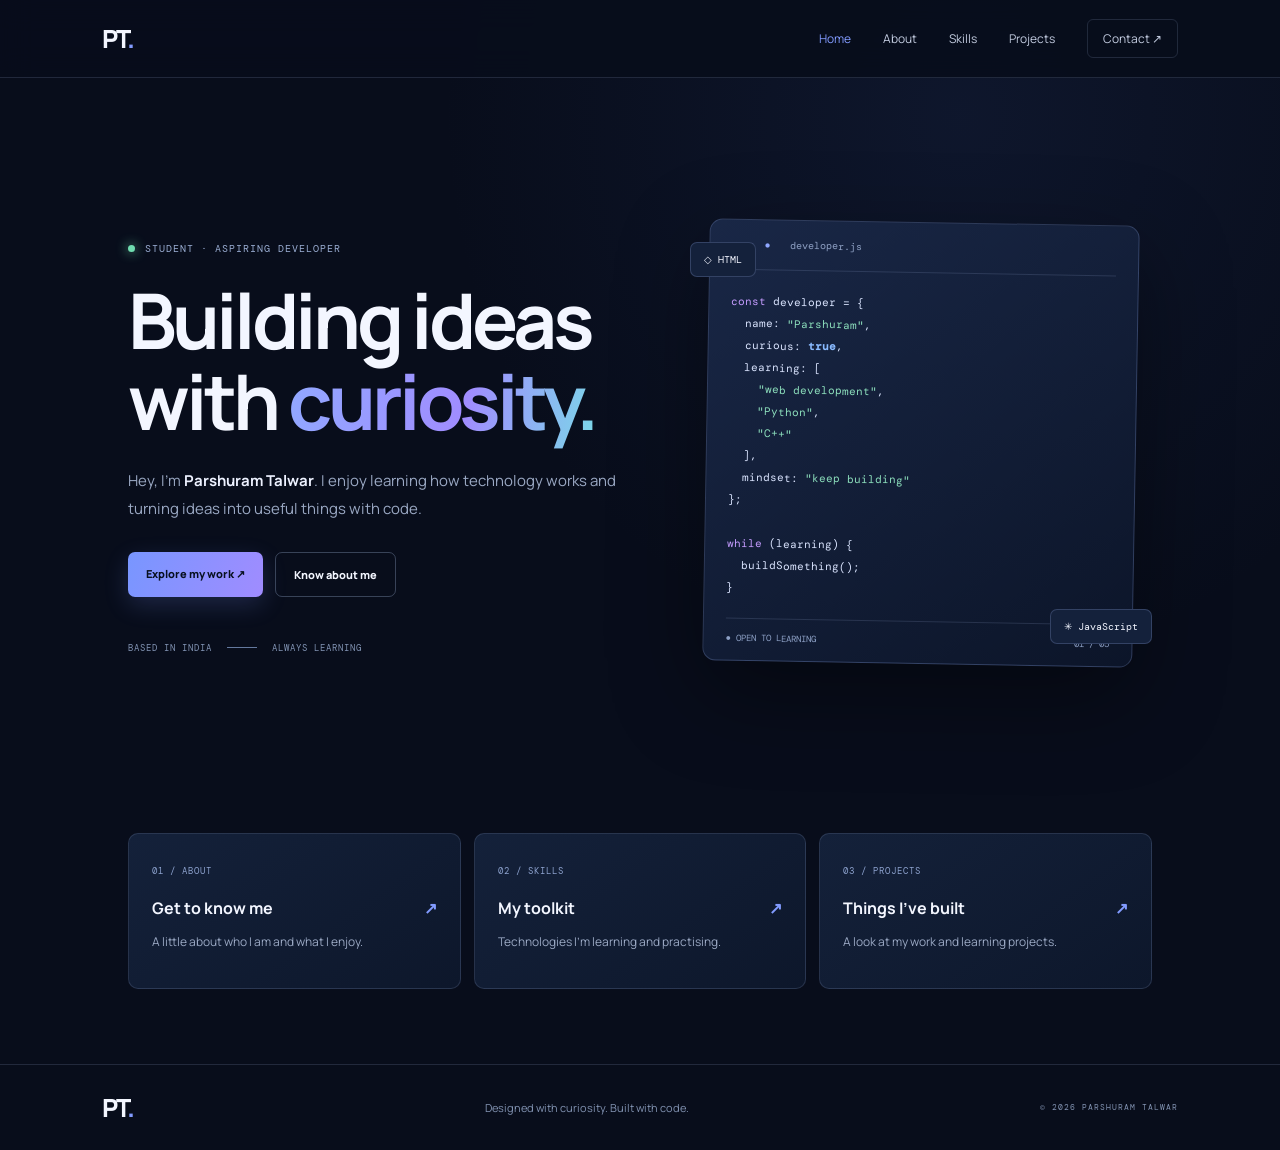
<file: index.html>
<!doctype html><html lang="en"><head><meta charset="utf-8"><meta name="viewport" content="width=device-width,initial-scale=1"><meta name="theme-color" content="#080d1b"><title>Parshuram Talwar | Home</title><link rel="preconnect" href="https://fonts.googleapis.com"><link href="https://fonts.googleapis.com/css2?family=DM+Mono:wght@400;500&family=Manrope:wght@400;500;600;700;800&display=swap" rel="stylesheet"><link rel="stylesheet" href="style.css"></head><body><header class="topbar"><a class="brand" href="index.html">PT<span>.</span></a><button class="menu-toggle" aria-label="Toggle navigation" aria-expanded="false">☰</button><nav class="nav"><a class="active" href="index.html">Home</a><a href="about.html">About</a><a href="skills.html">Skills</a><a href="projects.html">Projects</a><a class="nav-cta" href="contact.html">Contact ↗</a></nav></header><main class="hero page"><div class="hero-copy"><p class="eyebrow"><i></i> STUDENT · ASPIRING DEVELOPER</p><h1>Building ideas<br>with <span class="gradient">curiosity.</span></h1><p class="lead">Hey, I'm <b>Parshuram Talwar</b>. I enjoy learning how technology works and turning ideas into useful things with code.</p><div class="actions"><a class="btn primary" href="projects.html">Explore my work ↗</a><a class="btn secondary" href="about.html">Know about me</a></div><div class="meta">BASED IN INDIA <span></span> ALWAYS LEARNING</div></div><div class="visual"><div class="glow"></div><div class="code-card"><div class="code-head"><span>● ● ●</span> developer.js</div><pre><em>const</em> developer = {
  name: <b>"Parshuram"</b>,
  curious: <strong>true</strong>,
  learning: [
    <b>"web development"</b>,
    <b>"Python"</b>,
    <b>"C++"</b>
  ],
  mindset: <b>"keep building"</b>
};

<em>while</em> (learning) {
  buildSomething();
}</pre><div class="code-foot">● OPEN TO LEARNING <span>01 / 05</span></div></div><div class="chip chip-a">◇ HTML</div><div class="chip chip-b">✳ JavaScript</div></div></main><section class="quick-links"><a href="about.html"><small>01 / ABOUT</small><b>Get to know me <span>↗</span></b><p>A little about who I am and what I enjoy.</p></a><a href="skills.html"><small>02 / SKILLS</small><b>My toolkit <span>↗</span></b><p>Technologies I'm learning and practising.</p></a><a href="projects.html"><small>03 / PROJECTS</small><b>Things I've built <span>↗</span></b><p>A look at my work and learning projects.</p></a></section><footer><a class="brand" href="index.html">PT<span>.</span></a><p>Designed with curiosity. Built with code.</p><small>© <span id="year"></span> PARSHURAM TALWAR</small></footer><script src="script.js"></script></body></html>
</file>
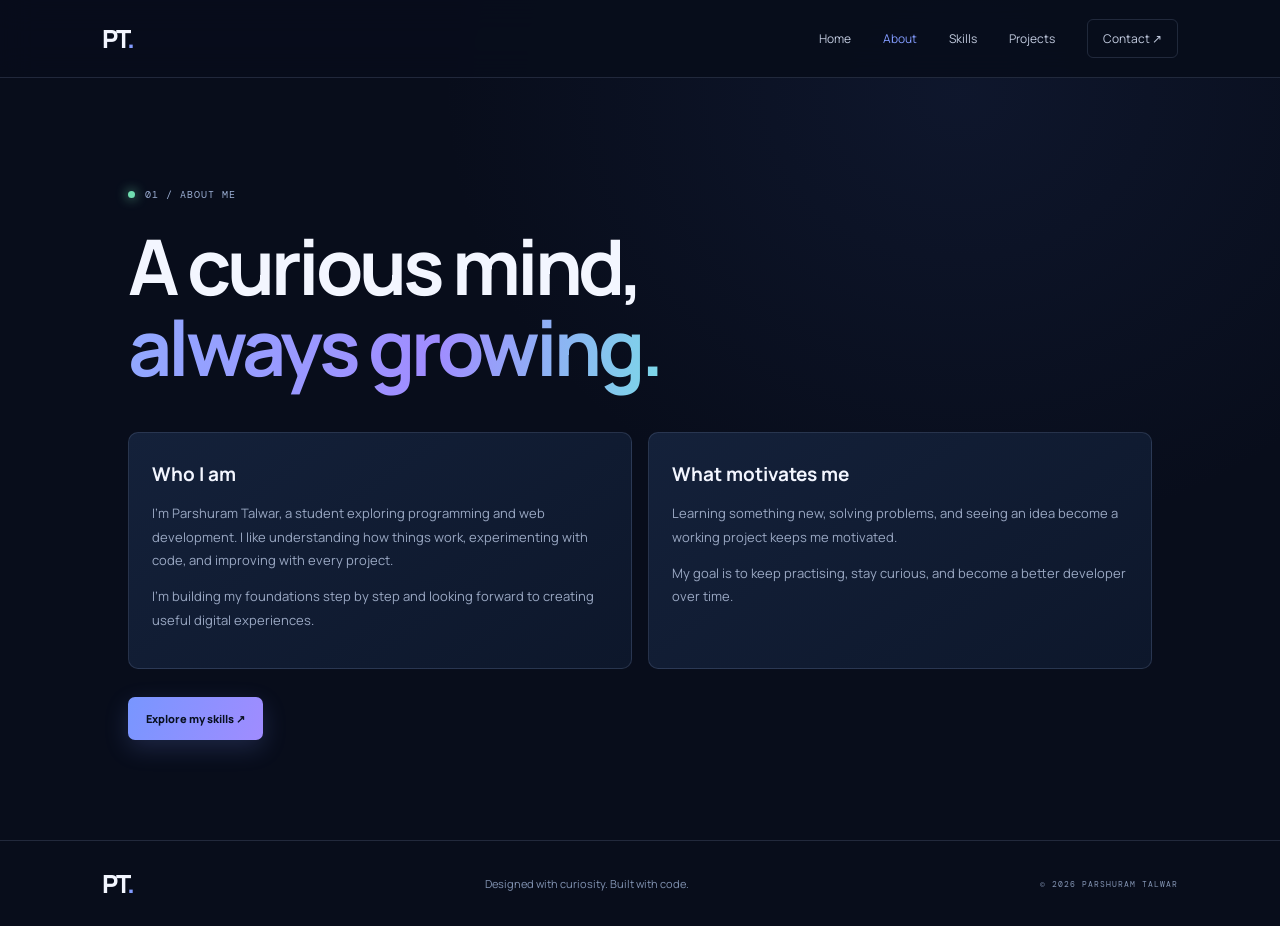
<file: about.html>
<!doctype html><html lang="en"><head><meta charset="utf-8"><meta name="viewport" content="width=device-width,initial-scale=1"><meta name="theme-color" content="#080d1b"><title>About | Parshuram Talwar</title><link rel="preconnect" href="https://fonts.googleapis.com"><link href="https://fonts.googleapis.com/css2?family=DM+Mono:wght@400;500&family=Manrope:wght@400;500;600;700;800&display=swap" rel="stylesheet"><link rel="stylesheet" href="style.css"></head><body><header class="topbar"><a class="brand" href="index.html">PT<span>.</span></a><button class="menu-toggle" aria-label="Toggle navigation" aria-expanded="false">☰</button><nav class="nav"><a href="index.html">Home</a><a class="active" href="about.html">About</a><a href="skills.html">Skills</a><a href="projects.html">Projects</a><a class="nav-cta" href="contact.html">Contact ↗</a></nav></header><main class="content page"><p class="eyebrow"><i></i> 01 / ABOUT ME</p><h1 class="page-title">A curious mind,<br><span class="gradient">always growing.</span></h1><div class="content-grid"><article class="panel"><h2>Who I am</h2><p>I'm Parshuram Talwar, a student exploring programming and web development. I like understanding how things work, experimenting with code, and improving with every project.</p><p>I'm building my foundations step by step and looking forward to creating useful digital experiences.</p></article><article class="panel"><h2>What motivates me</h2><p>Learning something new, solving problems, and seeing an idea become a working project keeps me motivated.</p><p>My goal is to keep practising, stay curious, and become a better developer over time.</p></article></div><a class="btn primary next" href="skills.html">Explore my skills ↗</a></main><footer><a class="brand" href="index.html">PT<span>.</span></a><p>Designed with curiosity. Built with code.</p><small>© <span id="year"></span> PARSHURAM TALWAR</small></footer><script src="script.js"></script></body></html>
</file>
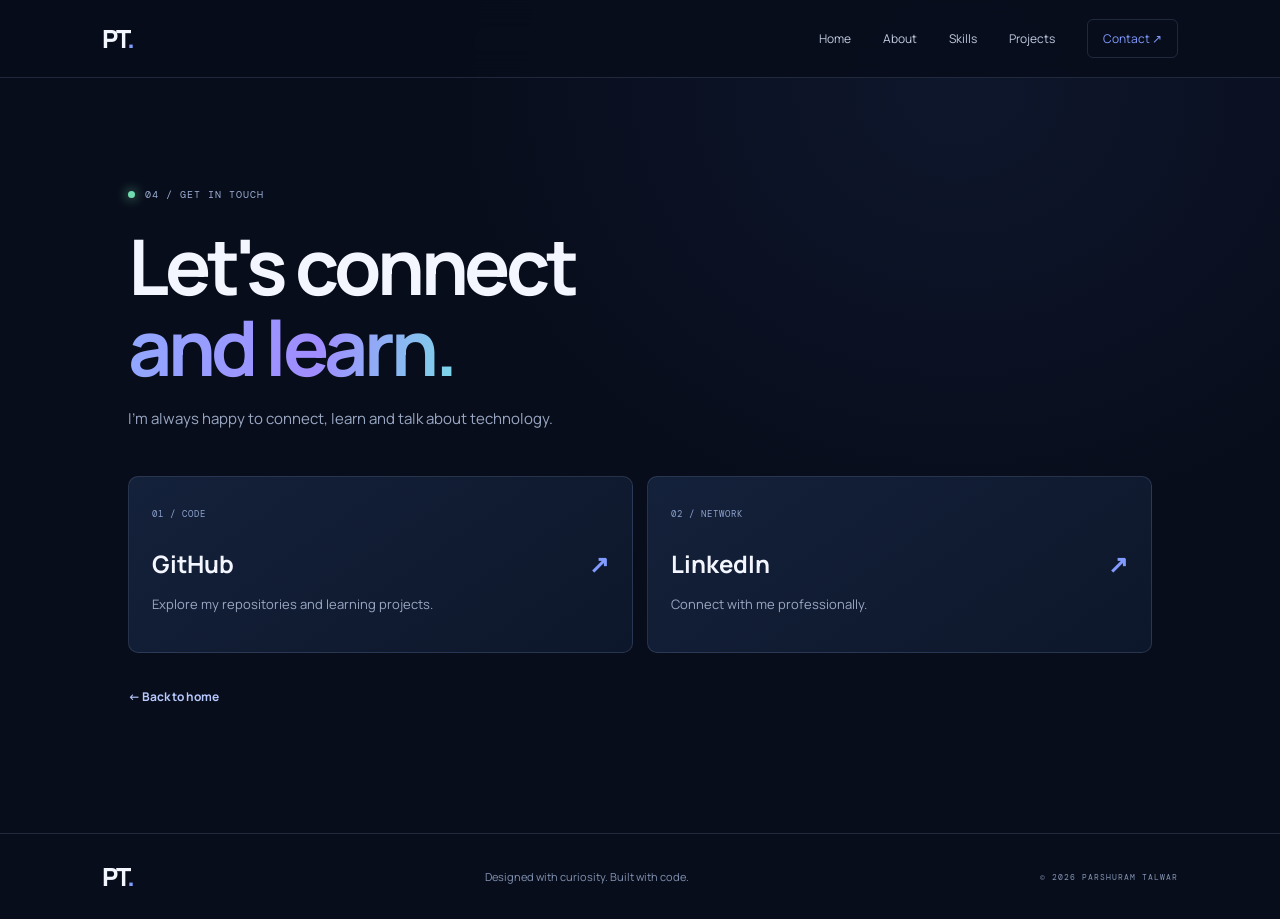
<file: contact.html>
<!doctype html><html lang="en"><head><meta charset="utf-8"><meta name="viewport" content="width=device-width,initial-scale=1"><meta name="theme-color" content="#080d1b"><title>Contact | Parshuram Talwar</title><link rel="preconnect" href="https://fonts.googleapis.com"><link href="https://fonts.googleapis.com/css2?family=DM+Mono:wght@400;500&family=Manrope:wght@400;500;600;700;800&display=swap" rel="stylesheet"><link rel="stylesheet" href="style.css"></head><body><header class="topbar"><a class="brand" href="index.html">PT<span>.</span></a><button class="menu-toggle" aria-label="Toggle navigation" aria-expanded="false">☰</button><nav class="nav"><a href="index.html">Home</a><a href="about.html">About</a><a href="skills.html">Skills</a><a href="projects.html">Projects</a><a class="nav-cta active" href="contact.html">Contact ↗</a></nav></header><main class="content page contact-page"><p class="eyebrow"><i></i> 04 / GET IN TOUCH</p><h1 class="page-title">Let's connect<br><span class="gradient">and learn.</span></h1><p class="lead">I'm always happy to connect, learn and talk about technology.</p><div class="contact-grid"><a class="panel contact-card" href="https://github.com/parshuramtalwar839-arch" target="_blank" rel="noreferrer"><small>01 / CODE</small><h2>GitHub <span>↗</span></h2><p>Explore my repositories and learning projects.</p></a><a class="panel contact-card" href="https://www.linkedin.com/in/parshuram-talwar-5624a1431" target="_blank" rel="noreferrer"><small>02 / NETWORK</small><h2>LinkedIn <span>↗</span></h2><p>Connect with me professionally.</p></a></div><a class="text-link" href="index.html">← Back to home</a></main><footer><a class="brand" href="index.html">PT<span>.</span></a><p>Designed with curiosity. Built with code.</p><small>© <span id="year"></span> PARSHURAM TALWAR</small></footer><script src="script.js"></script></body></html>
</file>
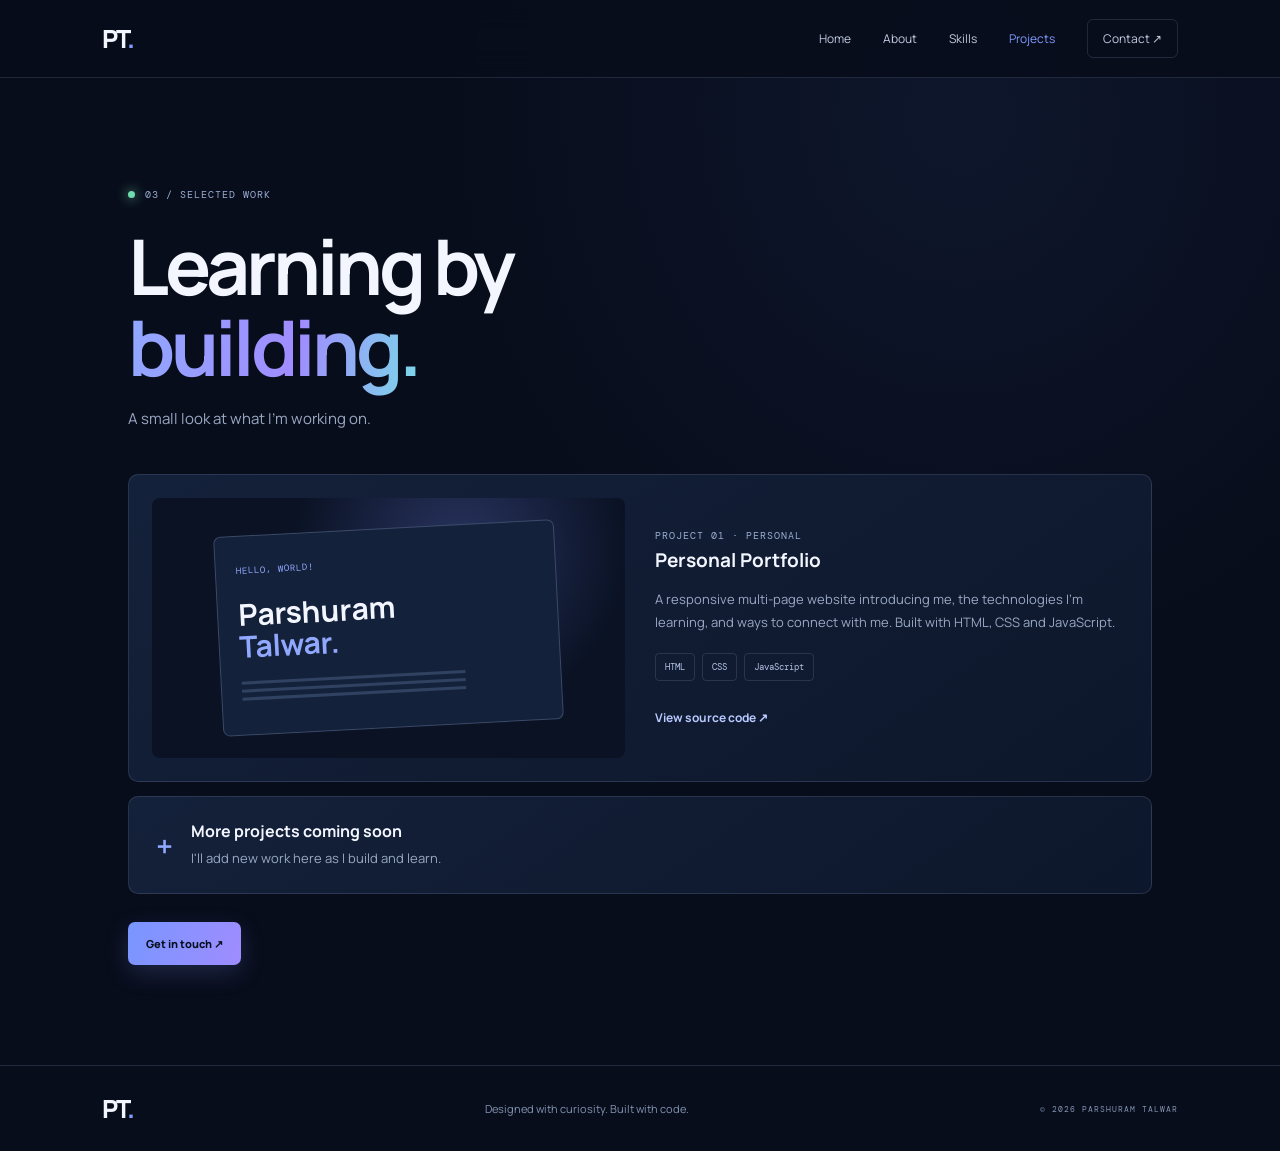
<file: projects.html>
<!doctype html><html lang="en"><head><meta charset="utf-8"><meta name="viewport" content="width=device-width,initial-scale=1"><meta name="theme-color" content="#080d1b"><title>Projects | Parshuram Talwar</title><link rel="preconnect" href="https://fonts.googleapis.com"><link href="https://fonts.googleapis.com/css2?family=DM+Mono:wght@400;500&family=Manrope:wght@400;500;600;700;800&display=swap" rel="stylesheet"><link rel="stylesheet" href="style.css"></head><body><header class="topbar"><a class="brand" href="index.html">PT<span>.</span></a><button class="menu-toggle" aria-label="Toggle navigation" aria-expanded="false">☰</button><nav class="nav"><a href="index.html">Home</a><a href="about.html">About</a><a href="skills.html">Skills</a><a class="active" href="projects.html">Projects</a><a class="nav-cta" href="contact.html">Contact ↗</a></nav></header><main class="content page"><p class="eyebrow"><i></i> 03 / SELECTED WORK</p><h1 class="page-title">Learning by<br><span class="gradient">building.</span></h1><p class="lead">A small look at what I'm working on.</p><article class="project panel"><div class="project-art"><div class="mini"><small>HELLO, WORLD!</small><h2>Parshuram<br><i>Talwar.</i></h2><div class="lines"></div></div></div><div><small class="eyebrow">PROJECT 01 · PERSONAL</small><h2>Personal Portfolio</h2><p>A responsive multi-page website introducing me, the technologies I'm learning, and ways to connect with me. Built with HTML, CSS and JavaScript.</p><div class="tags"><span>HTML</span><span>CSS</span><span>JavaScript</span></div><a class="text-link" href="https://github.com/parshuramtalwar839-arch/my-portfolio" target="_blank" rel="noreferrer">View source code ↗</a></div></article><div class="panel coming"><b>＋</b><div><strong>More projects coming soon</strong><p>I'll add new work here as I build and learn.</p></div></div><a class="btn primary next" href="contact.html">Get in touch ↗</a></main><footer><a class="brand" href="index.html">PT<span>.</span></a><p>Designed with curiosity. Built with code.</p><small>© <span id="year"></span> PARSHURAM TALWAR</small></footer><script src="script.js"></script></body></html>
</file>
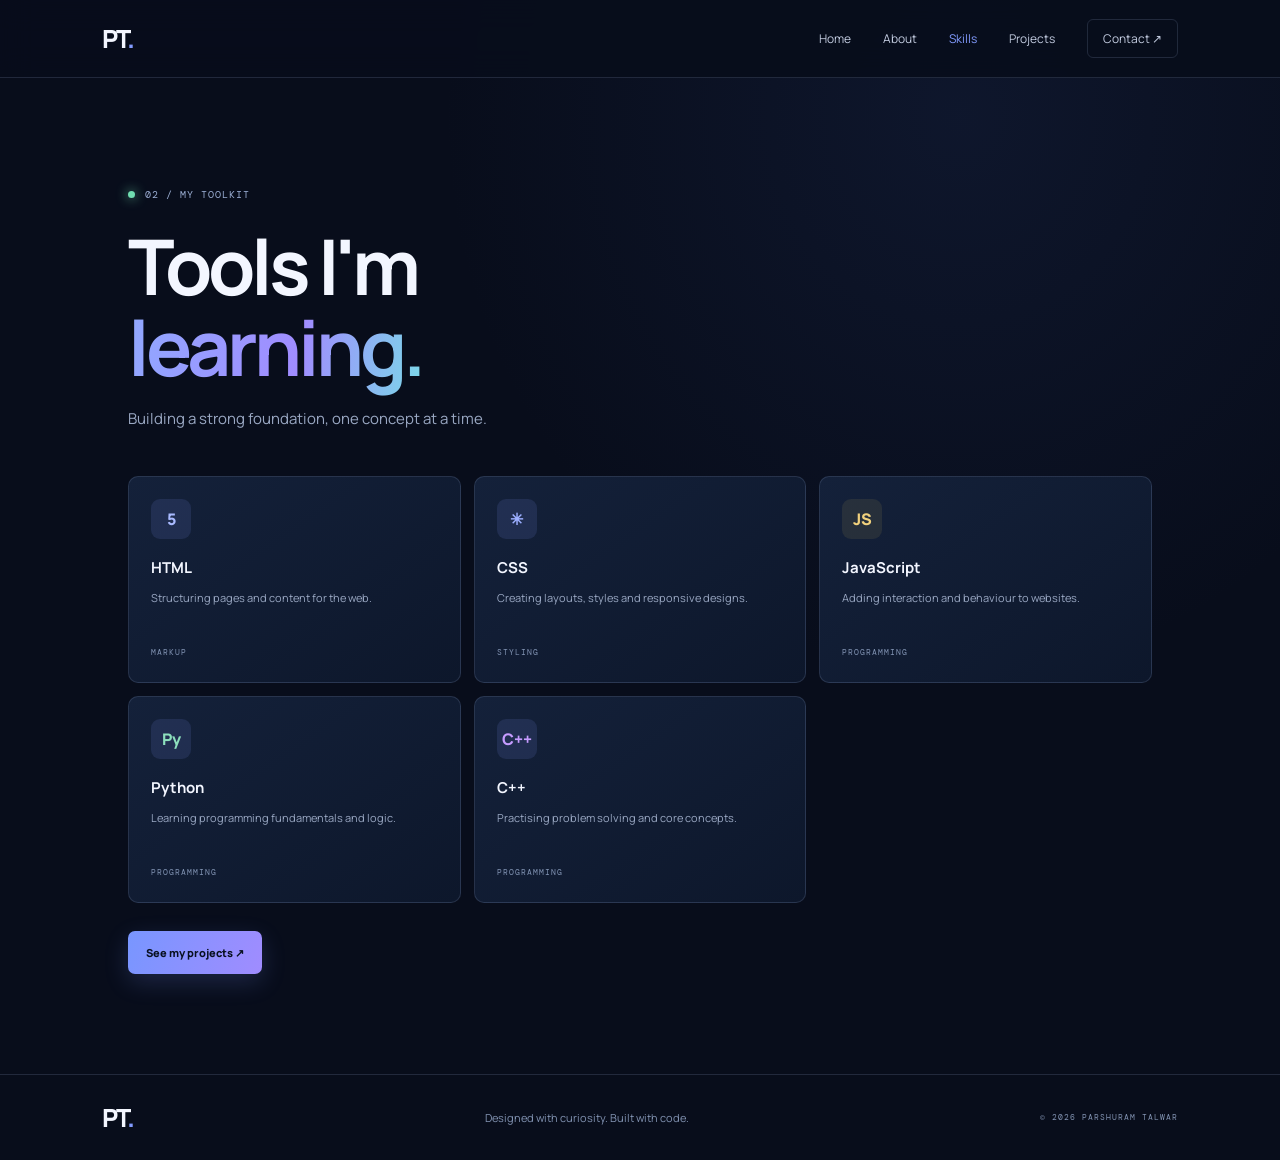
<file: skills.html>
<!doctype html><html lang="en"><head><meta charset="utf-8"><meta name="viewport" content="width=device-width,initial-scale=1"><meta name="theme-color" content="#080d1b"><title>Skills | Parshuram Talwar</title><link rel="preconnect" href="https://fonts.googleapis.com"><link href="https://fonts.googleapis.com/css2?family=DM+Mono:wght@400;500&family=Manrope:wght@400;500;600;700;800&display=swap" rel="stylesheet"><link rel="stylesheet" href="style.css"></head><body><header class="topbar"><a class="brand" href="index.html">PT<span>.</span></a><button class="menu-toggle" aria-label="Toggle navigation" aria-expanded="false">☰</button><nav class="nav"><a href="index.html">Home</a><a href="about.html">About</a><a class="active" href="skills.html">Skills</a><a href="projects.html">Projects</a><a class="nav-cta" href="contact.html">Contact ↗</a></nav></header><main class="content page"><p class="eyebrow"><i></i> 02 / MY TOOLKIT</p><h1 class="page-title">Tools I'm<br><span class="gradient">learning.</span></h1><p class="lead">Building a strong foundation, one concept at a time.</p><div class="skill-grid"><article class="skill"><div class="symbol">5</div><h2>HTML</h2><p>Structuring pages and content for the web.</p><small>MARKUP</small></article><article class="skill"><div class="symbol css">✳</div><h2>CSS</h2><p>Creating layouts, styles and responsive designs.</p><small>STYLING</small></article><article class="skill"><div class="symbol js">JS</div><h2>JavaScript</h2><p>Adding interaction and behaviour to websites.</p><small>PROGRAMMING</small></article><article class="skill"><div class="symbol py">Py</div><h2>Python</h2><p>Learning programming fundamentals and logic.</p><small>PROGRAMMING</small></article><article class="skill"><div class="symbol cpp">C++</div><h2>C++</h2><p>Practising problem solving and core concepts.</p><small>PROGRAMMING</small></article></div><a class="btn primary next" href="projects.html">See my projects ↗</a></main><footer><a class="brand" href="index.html">PT<span>.</span></a><p>Designed with curiosity. Built with code.</p><small>© <span id="year"></span> PARSHURAM TALWAR</small></footer><script src="script.js"></script></body></html>
</file>
<file: style.css>
:root{--bg:#080d1b;--panel:#111d35;--text:#f3f6ff;--muted:#9aa8c3;--blue:#829bff;--line:rgba(167,187,230,.16);--mono:"DM Mono",monospace;--sans:"Manrope",sans-serif}*{box-sizing:border-box}html{scroll-behavior:smooth}body{margin:0;background:radial-gradient(ellipse at 75% 10%,#25386a38,transparent 38%),var(--bg);color:var(--text);font-family:var(--sans);min-height:100vh}a{color:inherit;text-decoration:none}.topbar{height:78px;padding:0 8%;display:flex;align-items:center;justify-content:space-between;border-bottom:1px solid var(--line);position:sticky;top:0;z-index:5;background:#080d1bed;backdrop-filter:blur(16px)}.brand{font-size:25px;font-weight:800;letter-spacing:-2px}.brand span{color:var(--blue)}.nav{display:flex;align-items:center;gap:32px;color:#c3cce0;font-size:12px}.nav a:hover,.nav a.active{color:var(--blue)}.nav-cta{border:1px solid var(--line);padding:10px 15px;border-radius:6px}.menu-toggle{display:none}.page{padding:100px 10%;min-height:calc(100vh - 145px)}.hero{display:grid;grid-template-columns:1.05fr .95fr;align-items:center;gap:5%;padding-top:75px}.eyebrow,.meta,.label,.scroll,small{font-family:var(--mono);letter-spacing:1px}.eyebrow{font-size:10px;color:#9aadd2;display:flex;align-items:center;gap:10px}.eyebrow i{width:7px;height:7px;border-radius:50%;background:#70ddb0;box-shadow:0 0 12px #70ddb0}.hero h1,.page-title{font-size:clamp(52px,6vw,78px);line-height:1.05;letter-spacing:-4px;margin:25px 0}.gradient{background:linear-gradient(100deg,#91a9ff,#a08cff 58%,#7bd8e8);color:transparent;background-clip:text}.lead{max-width:520px;color:var(--muted);font-size:15px;line-height:1.9}.lead b{color:#edf1ff}.actions{display:flex;gap:12px;flex-wrap:wrap;margin-top:28px}.btn{display:inline-block;padding:14px 18px;border-radius:7px;font-size:11px;font-weight:800;transition:.2s}.btn:hover{transform:translateY(-3px)}.primary{background:linear-gradient(110deg,#7896ff,#a08cff);color:#081020;box-shadow:0 8px 25px #7896ff30}.secondary{border:1px solid #9aadd255}.meta{display:flex;gap:15px;align-items:center;margin-top:45px;font-size:9px;color:#8294b4}.meta span{height:1px;width:30px;background:#64799e}.visual{min-height:370px;display:grid;place-items:center;position:relative}.glow{position:absolute;width:330px;height:330px;border-radius:50%;background:radial-gradient(circle,#657dff30,transparent 68%)}.code-card{z-index:1;width:min(100%,430px);padding:0 22px 16px;border:1px solid #9bb3ee38;border-radius:13px;background:linear-gradient(145deg,#192746,#0c1529);box-shadow:0 30px 90px #0006;transform:rotate(1deg)}.code-head{height:50px;border-bottom:1px solid var(--line);display:flex;align-items:center;gap:18px;font:10px var(--mono);color:#8fa1c4}.code-head span{color:#8fa7ff;letter-spacing:2px}.code-card pre{white-space:pre-wrap;font:11px/2 var(--mono);color:#dbe5ff;margin:20px 0}.code-card pre em{color:#c59cff;font-style:normal}.code-card pre b{color:#8de0bd;font-weight:400}.code-card pre strong{color:#89baff}.code-foot{border-top:1px solid var(--line);padding-top:13px;display:flex;justify-content:space-between;font:9px var(--mono);color:#8da0c5}.chip{position:absolute;z-index:2;padding:10px 13px;background:#14213b;border:1px solid #9bb3ee3b;border-radius:7px;font:10px var(--mono)}.chip-a{top:20px;left:0}.chip-b{bottom:20px;right:0}.quick-links{padding:0 10% 75px;display:grid;grid-template-columns:repeat(3,1fr);gap:13px}.quick-links>a,.panel{border:1px solid var(--line);border-radius:10px;background:linear-gradient(145deg,#14213a,#0d172b);padding:23px}.quick-links small,.contact-card small{font-size:9px;color:#8da2ce}.quick-links b{display:block;margin:18px 0 6px;font-size:16px}.quick-links b span,.contact-card h2 span{float:right;color:var(--blue)}.quick-links p,.panel p{font-size:12px;line-height:1.8;color:var(--muted)}.content .page-title{margin:25px 0 18px}.content-grid{display:grid;grid-template-columns:1fr 1fr;gap:16px;margin-top:45px}.panel h2{font-size:19px;margin:5px 0 15px}.panel p{font-size:13px}.next{margin-top:28px}.skill-grid{display:grid;grid-template-columns:repeat(3,1fr);gap:13px;margin-top:42px}.skill{padding:22px;border:1px solid var(--line);border-radius:10px;background:linear-gradient(145deg,#14213a,#0d172b)}.symbol{width:40px;height:40px;display:grid;place-items:center;border-radius:9px;background:#829bff20;color:#a9baff;font-weight:800;margin-bottom:18px}.symbol.css{color:#9cafff}.symbol.js{color:#f1d17d;background:#e7c45a18}.symbol.py{color:#8de0bd}.symbol.cpp{color:#c69cff}.skill h2{font-size:15px;margin:0 0 7px}.skill p{font-size:11px;line-height:1.7;color:var(--muted);min-height:38px}.skill small{font-size:8px;color:#8294b4}.project{display:grid;grid-template-columns:1fr 1fr;gap:30px;align-items:center;margin-top:40px}.project-art{min-height:260px;display:grid;place-items:center;border-radius:8px;background:radial-gradient(circle at 65% 20%,#7b8eff45,transparent 45%),#0a1224}.mini{width:72%;height:200px;padding:20px;border:1px solid #a6b8e344;border-radius:7px;background:#14213b;transform:rotate(-3deg)}.mini small{font-size:9px;color:#91a8ff}.mini h2{font-size:30px;line-height:1.05;margin:20px 0}.mini h2 i{font-style:normal;color:#91a8ff}.lines{height:3px;width:75%;background:#304261;box-shadow:0 8px #304261,0 16px #304261}.tags{display:flex;gap:7px;margin:18px 0}.tags span{font:9px var(--mono);padding:7px 9px;border:1px solid var(--line);border-radius:4px;color:#b4c4e4}.text-link{display:inline-block;color:#b8c9ff;font-size:12px;font-weight:700;margin-top:10px}.coming{display:flex;align-items:center;gap:15px;margin-top:14px}.coming>b{font-size:24px;color:#91a8ff}.coming p{margin:5px 0 0}.contact-grid{display:grid;grid-template-columns:1fr 1fr;gap:14px;margin:42px 0 25px}.contact-card{display:block;transition:.2s}.contact-card:hover{transform:translateY(-4px);border-color:#829bff88}.contact-card h2{font-size:24px;margin:25px 0 5px}footer{padding:24px 8%;border-top:1px solid var(--line);display:flex;align-items:center;justify-content:space-between}footer p{font-size:11px;color:#8293b2}footer small{font-size:8px;color:#8293b2}@media(max-width:800px){.page{padding-left:7%;padding-right:7%}.topbar{padding:0 7%}.skill-grid{grid-template-columns:repeat(2,1fr)}.quick-links{padding-left:7%;padding-right:7%}}@media(max-width:620px){.topbar{height:68px}.menu-toggle{display:block;border:1px solid var(--line);border-radius:6px;background:transparent;color:white;padding:7px 11px;font-size:18px}.nav{display:none;position:absolute;top:67px;left:0;right:0;background:#0c1528;padding:12px 7%;flex-direction:column;align-items:stretch;gap:0;border-bottom:1px solid var(--line)}.nav.open{display:flex}.nav a{padding:13px 0}.nav .nav-cta{padding:12px;margin-top:6px}.page{padding-top:65px;padding-bottom:65px}.hero{display:block;padding-top:65px}.hero h1,.page-title{font-size:clamp(45px,12vw,62px);letter-spacing:-3px}.lead{font-size:13px}.visual{min-height:300px;margin-top:35px}.code-card{padding:0 14px 13px}.code-card pre{font-size:9px}.chip-a{top:10px}.chip-b{bottom:10px}.quick-links{grid-template-columns:1fr;padding-bottom:50px}.quick-links>a{padding:18px}.content-grid,.contact-grid{grid-template-columns:1fr}.skill-grid{grid-template-columns:1fr 1fr;gap:9px}.skill{padding:16px}.project{grid-template-columns:1fr;padding:14px;gap:18px}.project-art{min-height:220px}.mini{height:180px}.mini h2{font-size:25px}.coming{padding:17px}.contact-page .page-title{font-size:48px}footer{padding:22px 7%;flex-wrap:wrap;gap:8px}footer p{order:3;width:100%;margin:0}footer small{font-size:7px}}
</file>
